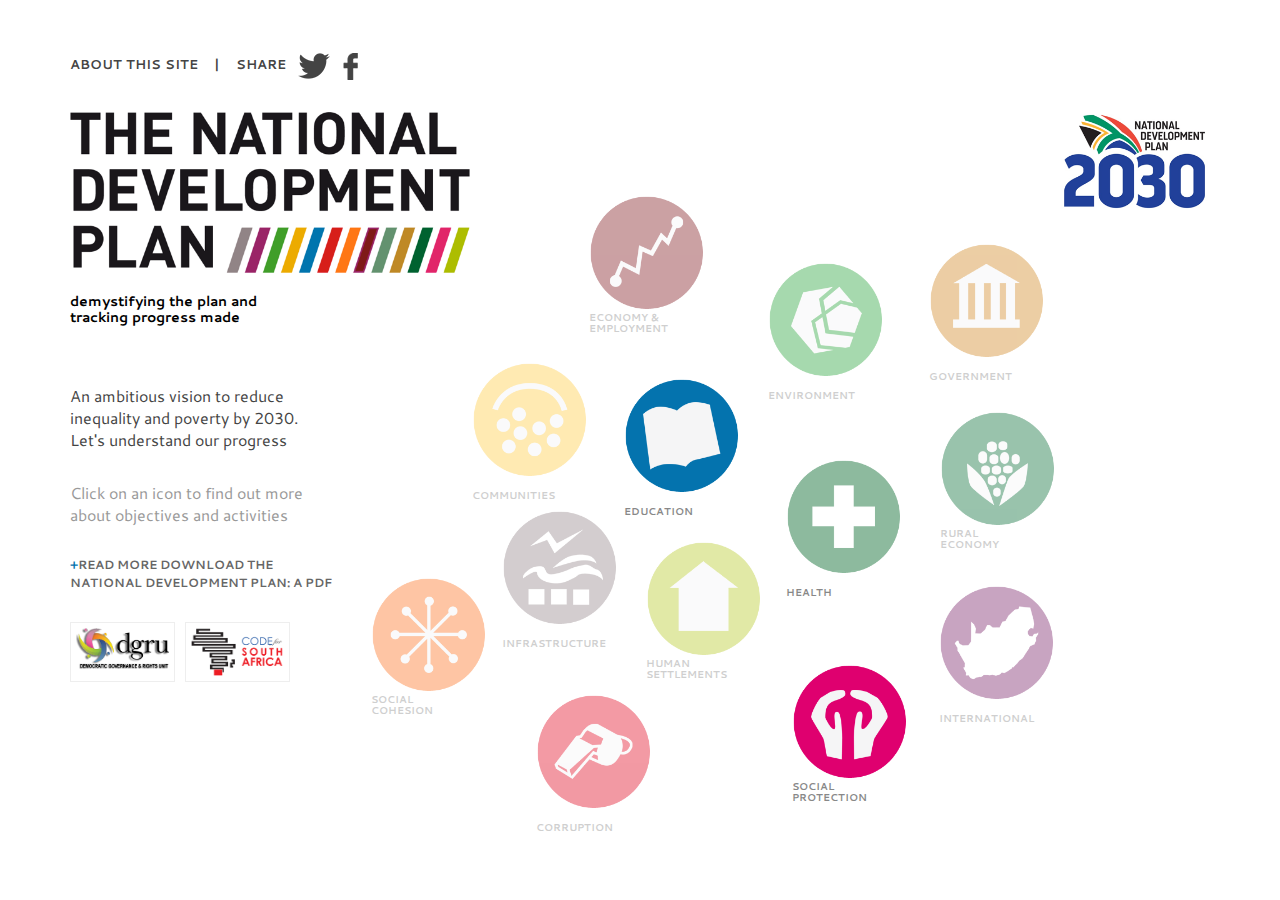
<file: ndp-html/index.html>
<!DOCTYPE html>
<html lang="en">
    <head>
        <meta charset="utf-8">
        <meta http-equiv="X-UA-Compatible" content="IE=edge">
        <meta name="viewport" content="width=device-width, initial-scale=1">
        <title>The National Development Plan</title>
        <link href="inc/bootstrap/css/bootstrap.min.css" rel="stylesheet">
        <link href="inc/animate.css" rel="stylesheet">
        <link href="inc/tipso/tipso.css" rel="stylesheet">
        <link href="inc/ndp.css" rel="stylesheet">
        <link href="inc/sectors.css" rel="stylesheet">
        <!--[if lt IE 9]>
          <script src="https://oss.maxcdn.com/html5shiv/3.7.2/html5shiv.min.js"></script>
          <script src="https://oss.maxcdn.com/respond/1.4.2/respond.min.js"></script>
        <![endif]-->
    </head><!-- END HEADER -->

    <body class="home">
        <div class="container">
            <!-- PAGE HEADER -->
            <header class="home-header">
                <div class="row site-links">
                    <div class="col-md-12">
                        <a href="about.html">ABOUT THIS SITE</a>&nbsp;&nbsp;&nbsp;&nbsp;|&nbsp;&nbsp;&nbsp;&nbsp;SHARE&nbsp;&nbsp;
                        <a href=""><img src="inc/img/twitter.png"/></a>
                        <a href=""><img src="inc/img/facebook.png"/></a>
                    </div>
                </div>
                <div class="row">
                    <div class="col-md-12">
                        <div class="NDP-logo">
                            <a href=""><img src="inc/img/NDP-2030.png"/></a>
                        </div>
                        <div class="logo">
                            <a href=""><img src="inc/img/NDP.png"/></a>
                        </div>
                        <div class="NDP-blurb">demystifying the plan and<br/>tracking progress made</div>
                    </div>
                </div>
            </header>
            <!-- END PAGE HEADER -->
            <div class="row">
                <div class="col-md-3 intro-blurb">
                    <p>An ambitious vision to reduce inequality and poverty by 2030. Let's understand our progress</p>
                    <div class="home-info">Click on an icon to find out more about objectives and activities</div>
                    <div class="PDF-link"><span>+</span><a href="http://www.gov.za/documents/national-development-plan-2030-our-future-make-it-work">READ MORE DOWNLOAD THE NATIONAL DEVELOPMENT PLAN: A PDF</a></div>
                    <div class="logos hidden-sm hidden-xs">
                        <div class="dgru">
                            <a href="http://www.dgru.uct.ac.za/" target="_blank">
                                <img src="inc/img/dgru.png"/>
                            </a>
                        </div>
                        <div class="code-for-sa">
                            <a href="http://www.code4sa.org" target="_blank">
                                <img src="inc/img/code-for-sa.png"/>
                            </a>
                        </div>
                    </div>
                </div>
                <div class="col-md-9 sectors">

                    <div class="sector-bubble">
                        <a href=""><img src="inc/img/sectors/health.png"/></a>
                        <h2><a href="">Health</a></h2>
                        <div class="blurb" style="display: none">
                            <a href="">
                                <h3>HEALTH</h3>
                                <p>Reduce the disease burden to manageable levels.</p>
                                <p>Promote healthy behaviours and lifestyles.</p>
                                <div class="contributor-number">15</div>
                            </a>
                        </div>
                    </div>
                    <div class="sector-bubble disabled">
                        <a href=""><img src="inc/img/sectors/international.png"/></a>
                        <h2><a href="">International</a></h2>
                    </div>
                    <div class="sector-bubble disabled">
                        <a href=""><img src="inc/img/sectors/government.png"/></a>
                        <h2><a href="">Government</a></h2>
                    </div>
                    <div class="sector-bubble disabled">
                        <a href=""><img src="inc/img/sectors/rural-economy.png"/></a>
                        <h2><a href="">Rural<br/>Economy</a></h2>
                    </div>
                    <div class="sector-bubble">
                        <a href="sector-education.html"><img src="inc/img/sectors/education.png"/></a>
                        <h2><a href="sector-education.html">Education</a></h2>
                        <div class="blurb" style="display: none">
                            <a href="sector-education.html">
                                <h3>EDUCATION</h3>
                                <p>Take urgent action throughout the education system.</p>
                                <p>Build national capability for quality early childhood development, basic education and further and higher education.</p>
                                <div class="contributor-number">110</div>
                            </a>
                        </div>
                    </div>
                    <div class="sector-bubble disabled">
                        <a href=""><img src="inc/img/sectors/communities.png"/></a>
                        <h2><a href="">Communities</a></h2>
                    </div>
                    <div class="sector-bubble">
                        <a href=""><img src="inc/img/sectors/social-protection.png"/></a>
                        <h2><a href="">Social<br/>Protection</a></h2>
                        <div class="blurb" style="display: none">
                            <a href="">
                                <h3>SOCIAL PROTECTION</h3>
                                <p>Address poverty induced hunger, malnutrition and micronutrient deficiencies.</p>
                                <p>Create an inclusive social protection system that addresses all areas of vulnerability and is responsive to the needs of those who are most at risk.</p>
                                <div class="contributor-number">12</div>
                            </a>
                        </div>
                    </div>
                    <div class="sector-bubble disabled">
                        <a href=""><img src="inc/img/sectors/social-cohesion.png"/></a>
                        <h2><a href="">Social<br/>Cohesion</a></h2>
                    </div>
                    <div class="sector-bubble disabled">
                        <a href=""><img src="inc/img/sectors/environment.png"/></a>
                        <h2><a href="">Environment</a></h2>
                    </div>
                    <div class="sector-bubble disabled">
                        <a href=""><img src="inc/img/sectors/economy-employment.png"/></a>
                        <h2><a href="">Economy &amp;<br/>Employment</a></h2>
                    </div>
                    <div class="sector-bubble disabled">
                        <a href=""><img src="inc/img/sectors/infrastructure.png"/></a>
                        <h2><a href="">Infrastructure</a></h2>
                    </div>
                    <div class="sector-bubble disabled">
                        <a href=""><img src="inc/img/sectors/corruption.png"/></a>
                        <h2><a href="">Corruption</a></h2>
                    </div>
                    <div class="sector-bubble disabled">
                        <a href=""><img src="inc/img/sectors/human-settlements.png"/></a>
                        <h2><a href="">Human<br/>Settlements</a></h2>
                    </div>
                </div>
            </div>
            <div class="logos row hidden-md hidden-lg">
                <div class="dgru">
                    <a href="http://www.dgru.uct.ac.za/" target="_blank">
                        <img src="inc/img/dgru.png"/>
                    </a>
                </div>
                <div class="code-for-sa">
                    <a href="http://www.code4sa.org" target="_blank">
                        <img src="inc/img/code-for-sa.png"/>
                    </a>
                </div>
            </div>
        </div>
        <!-- START FOOTER -->
        <script src="https://ajax.googleapis.com/ajax/libs/jquery/1.11.3/jquery.min.js"></script>
        <script src="inc/bootstrap/js/bootstrap.min.js"></script>
        <script src="inc/readmore.min.js"></script>
        <script src="inc/tipso/tipso.min.js"></script>
        <script src="inc/ndp.js"></script>
    </body>
</html>
</file>
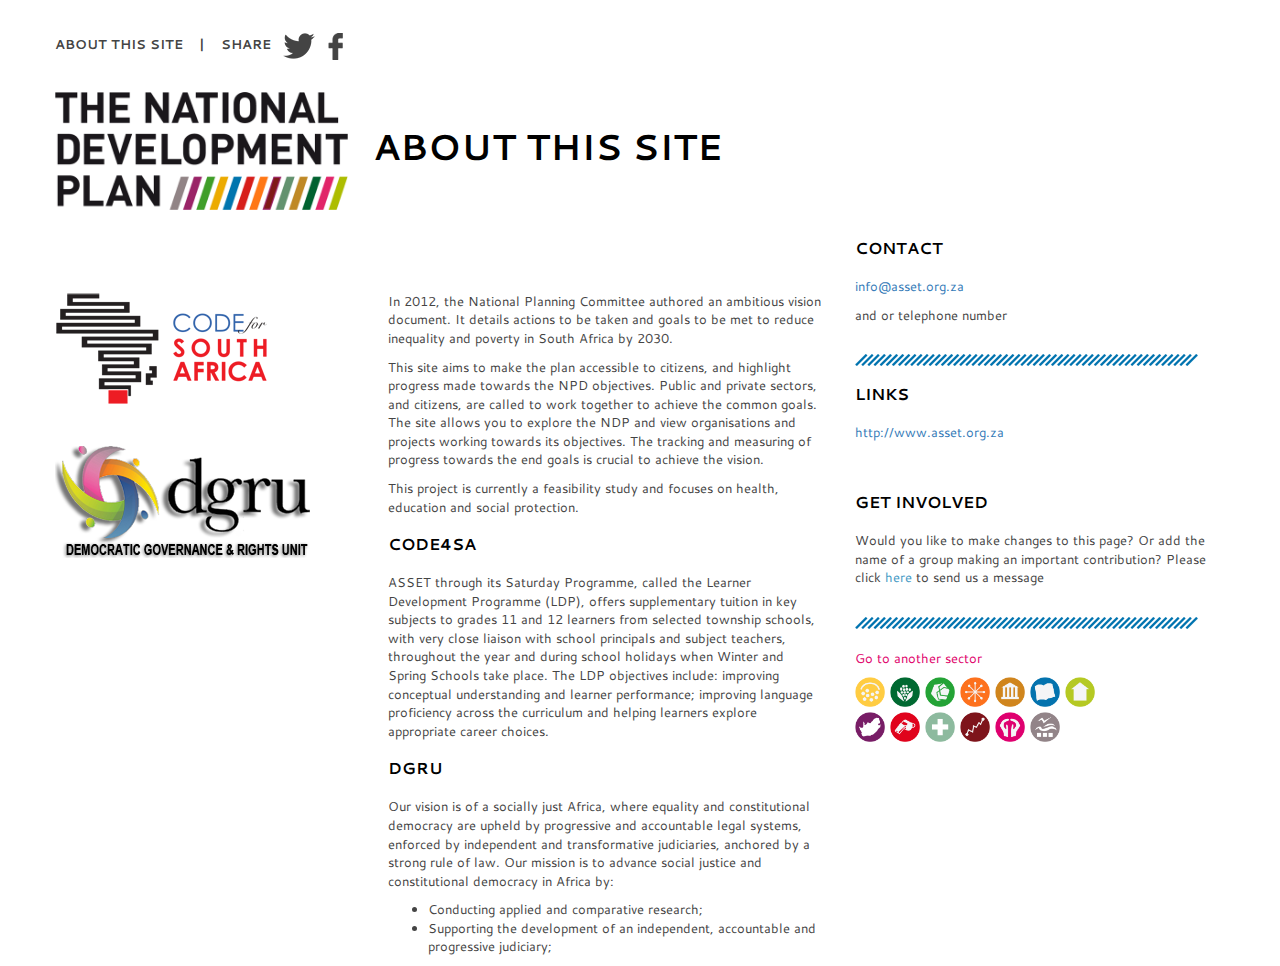
<file: ndp-html/about.html>
<!DOCTYPE html>
<html lang="en">
    <head>
        <meta charset="utf-8">
        <meta http-equiv="X-UA-Compatible" content="IE=edge">
        <meta name="viewport" content="width=device-width, initial-scale=1">
        <title>The National Development Plan | About This Site</title>
        <link href="inc/bootstrap/css/bootstrap.min.css" rel="stylesheet">
        <link href="inc/animate.css" rel="stylesheet">
        <link href="inc/tipso/tipso.css" rel="stylesheet">
        <link href="inc/ndp.css" rel="stylesheet">
        <link href="inc/sectors.css" rel="stylesheet">
        <!--[if lt IE 9]>
          <script src="https://oss.maxcdn.com/html5shiv/3.7.2/html5shiv.min.js"></script>
          <script src="https://oss.maxcdn.com/respond/1.4.2/respond.min.js"></script>
        <![endif]-->
    </head><!-- END HEADER -->
    <body class="about">
        <div class="container about-page">
            <!-- PAGE HEADER -->
            <div class="row about-header">
                <div class="row site-links">
                    <div class="col-md-12">
                        <a href="about.html">ABOUT THIS SITE</a>&nbsp;&nbsp;&nbsp;&nbsp;|&nbsp;&nbsp;&nbsp;&nbsp;SHARE&nbsp;&nbsp;
                        <a href="" target="_blank"><img src="inc/img/twitter.png"/></a>
                        <a href="" target="_blank"><img src="inc/img/facebook.png"/></a>
                    </div>
                </div>
                <div class="col-md-3">
                    <div class="row">
                        <a href="index.php"><img class="logo" src="inc/img/NDP.png"/></a>
                    </div>
                </div>
                <div class="col-md-9">
                    <div class="row">
                        <div class="col-md-12">
                            <h1>ABOUT THIS SITE</h1>
                        </div>
                    </div>
                </div>
            </div>
            <!-- END PAGE HEADER -->
            <div class="row">
                <div class="col-md-8">
                    <div class="row">
                        <div class="col-md-5" id="swap1">
                            <hr class="sep hidden-sm hidden-xs"/>
                            <div class="code-for-sa">
                                <a href="http://www.code4sa.org" target="_blank">
                                    <img src="inc/img/code-for-sa.png"/>
                                </a>
                            </div>
                            <div class="dgru">
                                <a href="http://www.dgru.uct.ac.za/" target="_blank">
                                    <img src="inc/img/dgru.png"/>
                                </a>
                            </div>
                        </div>
                        <div class="col-md-7 about-text" id="swap2">
                            <hr class="sep hidden-sm hidden-xs"/>
                            <hr class="hidden-md hidden-lg" />
                            <p>In 2012, the National Planning Committee authored an ambitious vision document. It details actions to be taken and goals to be met to reduce inequality and poverty in South Africa by 2030.</p>
                            <p>This site aims to make the plan accessible to citizens, and highlight progress made towards the NPD objectives. Public and private sectors, and citizens, are called to work together to achieve the common goals. The site allows you to explore the NDP and view organisations and projects working towards its objectives. The tracking and measuring of progress towards the end goals is crucial to achieve the vision.</p>
                            <p>This project is currently a feasibility study and focuses on health, education and social protection.</p>

                            <h2>CODE4SA</h2>
                            <p>ASSET through its Saturday Programme, called the Learner Development Programme (LDP), offers supplementary tuition in key subjects to grades 11 and 12 learners from selected township schools, with very close liaison with school principals and subject teachers, throughout the year and during school holidays when Winter and Spring Schools take place. The LDP objectives include: improving conceptual understanding and learner performance; improving language proficiency across the curriculum and helping learners explore appropriate career choices.</p>

                            <h2>DGRU</h2>
                            <p>Our vision is of a socially just Africa, where equality and constitutional democracy are upheld by progressive and accountable legal systems, enforced by independent and transformative judiciaries, anchored by a strong rule of law. Our mission is to advance social justice and constitutional democracy in Africa by:</p>
                            <ul>
                                <li>Conducting applied and comparative research;</li>
                                <li>Supporting the development of an independent, accountable and progressive judiciary;</li>
                            </ul>
                        </div>
                    </div>
                </div>
                <div class="col-md-4">
                    <div class="row">
                        <div class="col-md-12">
                            <hr class="hidden-md hidden-lg" />
                            <h2>CONTACT</h2>
                            <p><a href="mailto:info@asset.org.za">info@asset.org.za</a></p>
                            <p>and or telephone number</p>
                        </div>
                    </div>
                    <div class="row">
                        <div class="col-md-12">
                            <hr/>
                            <h2>LINKS</h2>
                            <a href="http://www.asset.org.za" target="_blank">http://www.asset.org.za</a>
                        </div>
                    </div>
                    <div class="row">
                        <div class="col-md-12 get-involved">
                            <hr class="sep hidden-sm hidden-xs"/>
                            <hr class="hidden-md hidden-lg" />
                            <h2>GET INVOLVED</h2>
                            <p>Would you like  to make changes to this page? Or add the name of a group making an important contribution? Please click <a href="">here</a> to send us a message</p>
                        </div>
                    </div>
                    <div class="row">
                        <div class="col-md-12">
                            <hr/>
                            <div class="info">Go to another sector</div>
                            <div class="sector-links">
                                <ul>
                                    <li><a href=""><div class="blurb" style="display: none">Health</div><img src="inc/img/sectors/health.png"/></a></li>
                                    <li><a href="#"><div class="blurb" style="display: none">International</div><img src="inc/img/sectors/international.png"/></a></li>
                                    <li><a href="#"><div class="blurb" style="display: none">Government</div><img src="inc/img/sectors/government.png"/></a></li>
                                    <li><a href="#"><div class="blurb" style="display: none">Rural Economy</div><img src="inc/img/sectors/rural-economy.png"/></a></li>
                                    <li><a href="sector-education.html"><div class="blurb" style="display: none">Education</div><img src="inc/img/sectors/education.png"/></a></li>
                                    <li><a href="#"><div class="blurb" style="display: none">Communities</div><img src="inc/img/sectors/communities.png"/></a></li>
                                    <li><a href=""><div class="blurb" style="display: none">Social Protection</div><img src="inc/img/sectors/social-protection.png"/></a></li>
                                    <li><a href="#"><div class="blurb" style="display: none">Social Cohesion</div><img src="inc/img/sectors/social-cohesion.png"/></a></li>
                                    <li><a href="#"><div class="blurb" style="display: none">Environment</div><img src="inc/img/sectors/environment.png"/></a></li>
                                    <li><a href="#"><div class="blurb" style="display: none">Infrastructure</div><img src="inc/img/sectors/infrastructure.png"/></a></li>
                                    <li><a href="#"><div class="blurb" style="display: none">Corruption</div><img src="inc/img/sectors/corruption.png"/></a></li>
                                    <li><a href="#"><div class="blurb" style="display: none">Economy &amp; Employment</div><img src="inc/img/sectors/economy-employment.png"/></a></li>
                                    <li><a href="#"><div class="blurb" style="display: none">Human Settlements</div><img src="inc/img/sectors/human-settlements.png"/></a></li>
                                </ul>
                            </div>
                        </div>
                    </div>
                </div>
            </div>
        </div>
        <!-- START FOOTER -->
        <script src="https://ajax.googleapis.com/ajax/libs/jquery/1.11.3/jquery.min.js"></script>
        <script src="inc/bootstrap/js/bootstrap.min.js"></script>
        <script src="inc/readmore.min.js"></script>
        <script src="inc/tipso/tipso.min.js"></script>
        <script src="inc/ndp.js"></script>
    </body>
</html>
</file>
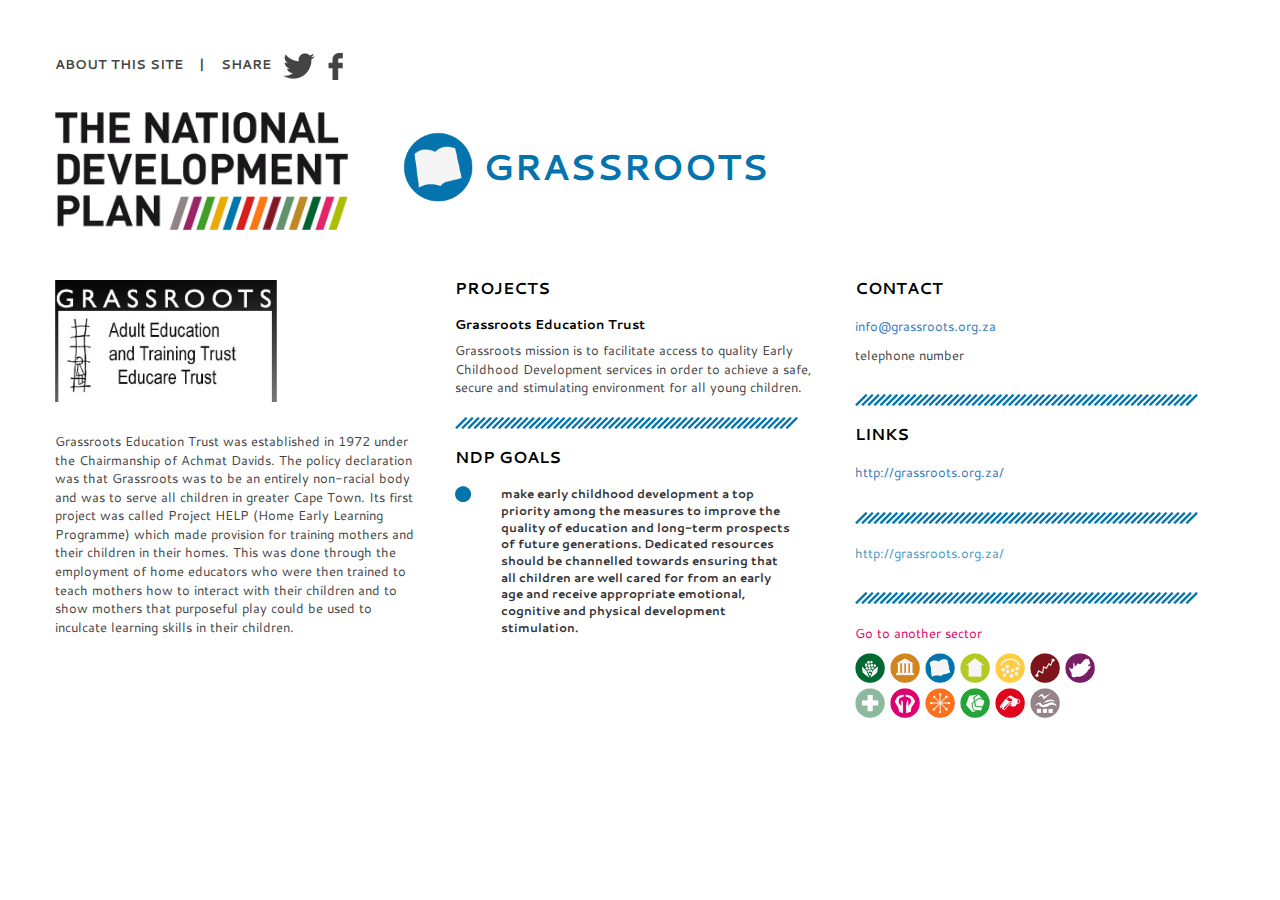
<file: ndp-html/contributor-grassroots.html>
<!DOCTYPE html>
<html lang="en">
    <head>
        <meta charset="utf-8">
        <meta http-equiv="X-UA-Compatible" content="IE=edge">
        <meta name="viewport" content="width=device-width, initial-scale=1">
        <title>The National Development Plan | Education | Grassroots</title>
        <link href="inc/bootstrap/css/bootstrap.min.css" rel="stylesheet">
        <link href="inc/animate.css" rel="stylesheet">
        <link href="inc/tipso/tipso.css" rel="stylesheet">
        <link href="inc/ndp.css" rel="stylesheet">
        <link href="inc/sectors.css" rel="stylesheet">
        <!--[if lt IE 9]>
          <script src="https://oss.maxcdn.com/html5shiv/3.7.2/html5shiv.min.js"></script>
          <script src="https://oss.maxcdn.com/respond/1.4.2/respond.min.js"></script>
        <![endif]-->
    </head><!-- END HEADER -->
    <body class="education">
        <div class="container contributor-page">
            <!-- PAGE HEADER -->
            <header class="row contributor-header">
                <div class="row site-links">
                    <div class="col-md-12">
                        <a href="about.php">ABOUT THIS SITE</a>&nbsp;&nbsp;&nbsp;&nbsp;|&nbsp;&nbsp;&nbsp;&nbsp;SHARE&nbsp;&nbsp;
                        <a href=""><img src="inc/img/twitter.png"/></a>
                        <a href=""><img src="inc/img/facebook.png"/></a>
                    </div>
                </div>
                <div class="col-md-3">
                    <div class="row">
                        <a href="index.php"><img class="logo" src="inc/img/NDP.png"/></a>
                    </div>
                </div>
                <div class="col-md-9">
                    <div class="row">
                        <div class="col-md-12">
                            <a href="sector-education.html">
                                <img class="sector-bubble" src="inc/img/sectors/education.png"/>
                            </a>
                            <h1>Grassroots</h1>
                        </div>
                    </div>
                </div>
            </header>
            <!-- END PAGE HEADER -->
            <div class="row">
                <div class="col-md-8">
                    <div class="row">
                        <div class="col-md-6">
                            <div class="contributor-logo">
                                <a href=""><img src="organisations/grassroots.jpg"/></a>
                            </div>
                            <p>Grassroots Education Trust was established in 1972 under the Chairmanship of Achmat Davids. The policy declaration was that Grassroots was to be an entirely non-racial body and was to serve all children in greater Cape Town. Its first project was called Project HELP (Home Early Learning Programme) which made provision for training mothers and their children in their homes. This was done through the employment of home educators who were then trained to teach mothers how to interact with their children and to show mothers that purposeful play could be used to inculcate learning skills in their children.</p>
                        </div>
                        <div class="col-md-6">
                            <hr class="hidden-md hidden-lg" />
                            <div class="projects">
                                <h2>PROJECTS</h2>
                                <h3>Grassroots Education Trust</h3>
                                <p>Grassroots mission is to facilitate access to quality Early Childhood Development services in order to achieve a safe, secure and stimulating environment for all young children.</p>
                            </div>
                            <hr/>
                            <div class="goals">
                                <h2>NDP GOALS</h2>
                                <ul>
                                    <li>make early childhood development a top priority among the measures to improve the quality of education and long-term prospects of future generations. Dedicated resources should be channelled towards ensuring that all children are well cared for from an early age and receive appropriate emotional, cognitive and physical development stimulation.</li>
                                </ul>
                            </div>
                        </div>
                    </div>
                </div>
                <div class="col-md-4">
                    <div class="row">
                        <div class="col-md-12 contact">
                            <hr class="hidden-md hidden-lg" />
                            <h2>CONTACT</h2>
                            <p><a href="mailto:info@grassroots.org.za">info@grassroots.org.za</a></p>
                            <p>telephone number</p>
                        </div>
                    </div>
                    <div class="row links">
                        <div class="col-md-12 contact">
                            <hr/>
                            <h2>LINKS</h2>
                            <p><a href="http://grassroots.org.za/">http://grassroots.org.za/</a></p>
                        </div>
                    </div>
                    <div class="row">
                        <div class="col-md-12 get-involved">
                            <hr/>
                            <p><a href="http://grassroots.org.za/">http://grassroots.org.za/</a></p>
                        </div>
                    </div>
                    <div class="row">
                        <div class="col-md-12">
                            <hr/>
                            <div class="info">Go to another sector</div>
                            <div class="sector-links">
                                <ul>
                                    <li><a href="sector.php?page=health"><div class="blurb" style="display: none">Health</div><img src="inc/img/sectors/health.png"/></a></li>
                                    <li><a href="#"><div class="blurb" style="display: none">International</div><img src="inc/img/sectors/international.png"/></a></li>
                                    <li><a href="#"><div class="blurb" style="display: none">Government</div><img src="inc/img/sectors/government.png"/></a></li>
                                    <li><a href="#"><div class="blurb" style="display: none">Rural Economy</div><img src="inc/img/sectors/rural-economy.png"/></a></li>
                                    <li><a href="sector.php?page=education"><div class="blurb" style="display: none">Education</div><img src="inc/img/sectors/education.png"/></a></li>
                                    <li><a href="#"><div class="blurb" style="display: none">Communities</div><img src="inc/img/sectors/communities.png"/></a></li>
                                    <li><a href="sector.php?page=social-protection"><div class="blurb" style="display: none">Social Protection</div><img src="inc/img/sectors/social-protection.png"/></a></li>
                                    <li><a href="#"><div class="blurb" style="display: none">Social Cohesion</div><img src="inc/img/sectors/social-cohesion.png"/></a></li>
                                    <li><a href="#"><div class="blurb" style="display: none">Environment</div><img src="inc/img/sectors/environment.png"/></a></li>
                                    <li><a href="#"><div class="blurb" style="display: none">Infrastructure</div><img src="inc/img/sectors/infrastructure.png"/></a></li>
                                    <li><a href="#"><div class="blurb" style="display: none">Corruption</div><img src="inc/img/sectors/corruption.png"/></a></li>
                                    <li><a href="#"><div class="blurb" style="display: none">Economy &amp; Employment</div><img src="inc/img/sectors/economy-employment.png"/></a></li>
                                    <li><a href="#"><div class="blurb" style="display: none">Human Settlements</div><img src="inc/img/sectors/human-settlements.png"/></a></li>
                                </ul>
                            </div>
                        </div>
                    </div>
                </div>
            </div>
        </div>
        <!-- START FOOTER -->
        <script src="https://ajax.googleapis.com/ajax/libs/jquery/1.11.3/jquery.min.js"></script>
        <script src="inc/bootstrap/js/bootstrap.min.js"></script>
        <script src="inc/readmore.min.js"></script>
        <script src="inc/tipso/tipso.min.js"></script>
        <script src="inc/ndp.js"></script>
    </body>
</html>
</file>
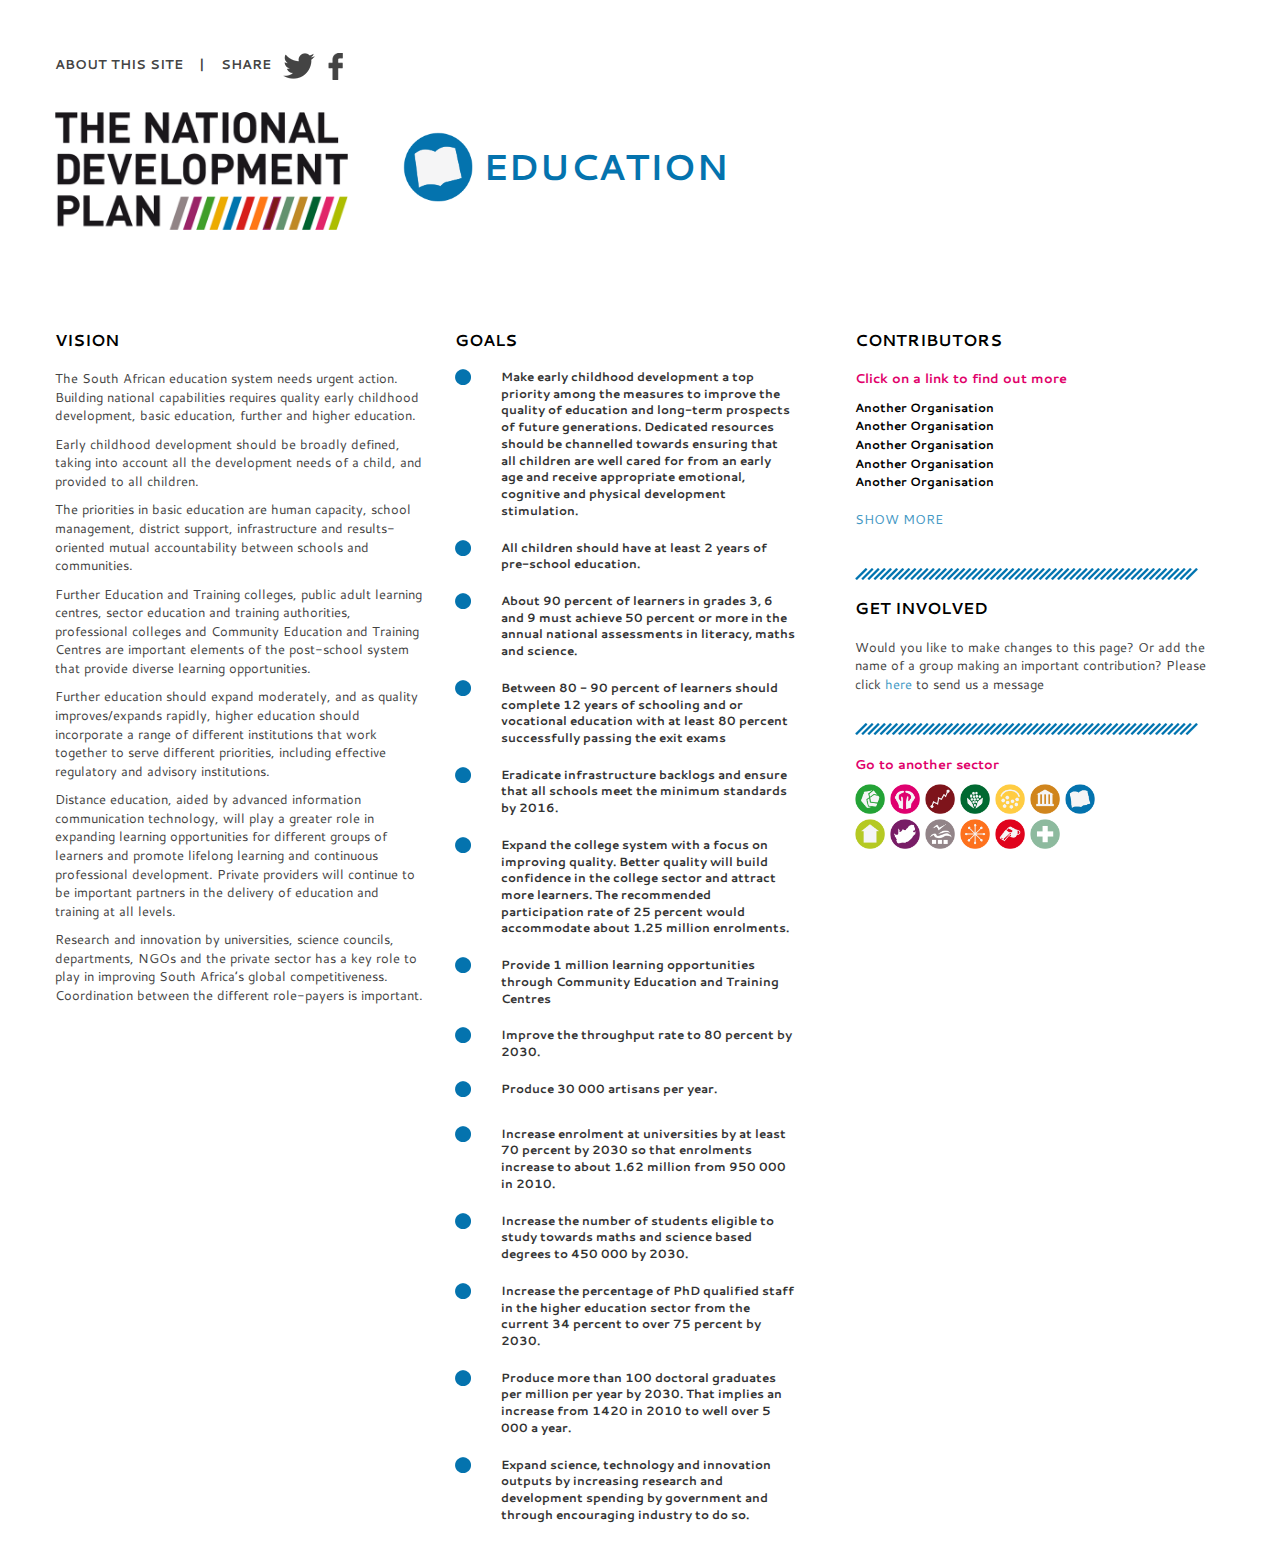
<file: ndp-html/sector-education.html>
<!DOCTYPE html>
<html lang="en">
    <head>
        <meta charset="utf-8">
        <meta http-equiv="X-UA-Compatible" content="IE=edge">
        <meta name="viewport" content="width=device-width, initial-scale=1">
        <title>The National Development Plan | Education</title>
        <link href="inc/bootstrap/css/bootstrap.min.css" rel="stylesheet">
        <link href="inc/animate.css" rel="stylesheet">
        <link href="inc/tipso/tipso.css" rel="stylesheet">
        <link href="inc/ndp.css" rel="stylesheet">
        <link href="inc/sectors.css" rel="stylesheet">
        <!--[if lt IE 9]>
          <script src="https://oss.maxcdn.com/html5shiv/3.7.2/html5shiv.min.js"></script>
          <script src="https://oss.maxcdn.com/respond/1.4.2/respond.min.js"></script>
        <![endif]-->
    </head><!-- END HEADER -->
    <body class="education">
        <div class="container sector-page">
            <!-- PAGE HEADER -->
            <header class="row sector-header">
                <div class="row site-links">
                    <div class="col-md-12">
                        <a href="about.php">ABOUT THIS SITE</a>&nbsp;&nbsp;&nbsp;&nbsp;|&nbsp;&nbsp;&nbsp;&nbsp;SHARE&nbsp;&nbsp;
                        <a href=""><img src="inc/img/twitter.png"/></a>
                        <a href=""><img src="inc/img/facebook.png"/></a>
                    </div>
                </div>
                <div class="col-md-3">
                    <div class="row">
                        <a href="index.php"><img class="logo" src="inc/img/NDP.png"/></a>
                    </div>
                </div>

                <div class="col-md-9">
                    <div class="row">
                        <div class="col-md-12">
                            <img class="sector-bubble" src="inc/img/sectors/education.png"/>
                            <h1>EDUCATION</h1>
                        </div>
                    </div>
                </div>
            </header>
            <!-- END PAGE HEADER -->
            <div class="row">
                <div class="col-md-8">
                    <div class="row">
                        <div class="col-md-6">
                            <hr class="sep hidden-sm hidden-xs"/>
                            <div class="vision">
                                <h2>VISION</h2>
                                <p>The South African education system needs urgent action. Building national capabilities requires quality early childhood development, basic education, further and higher education.</p>
                                <p>Early childhood development should be broadly defined, taking into account all the development needs of a child, and provided to all children.</p>
                                <p>The priorities in basic education are human capacity, school management, district support, infrastructure and results-oriented mutual accountability between schools and communities.</p>
                                <p>Further Education and Training colleges, public adult learning centres, sector education and training authorities, professional colleges and Community Education and Training Centres are important elements of the post-school system that provide diverse learning opportunities.</p>
                                <p>Further education should expand moderately, and as quality improves/expands rapidly, higher education should incorporate a range of different institutions that work together to serve different priorities, including effective regulatory and advisory institutions.</p>
                                <p>Distance education, aided by advanced information communication technology, will play a greater role in expanding learning opportunities for different groups of learners and promote lifelong learning and continuous professional development. Private providers will continue to be important partners in the delivery of education and training at all levels.</p>
                                <p>Research and innovation by universities, science councils, departments, NGOs and the private sector has a key role to play in improving South Africa’s global competitiveness. Coordination between the different role-payers is important.</p>
                            </div>
                        </div>
                        <div class="col-md-6">
                            <hr class="sep hidden-sm hidden-xs"/>
                            <hr class="hidden-md hidden-lg" />
                            <div class="goals">
                                <h2>GOALS</h2>
                                <ul>
                                    <li>Make early childhood development a top priority among the measures to improve the quality of education and long-term prospects of future generations. Dedicated resources should be channelled towards ensuring that all children are well cared for from an early age and receive appropriate emotional, cognitive and physical development stimulation.</li>
                                    <li>All children should have at least 2 years of pre-school education.</li>
                                    <li>About 90 percent of learners in grades 3, 6 and 9 must achieve 50 percent or more in the annual national assessments in literacy, maths and science.</li>
                                    <li>Between 80 - 90 percent of learners should complete 12 years of schooling and or vocational education with at least 80 percent successfully passing the exit exams</li>
                                    <li>Eradicate infrastructure backlogs and ensure that all schools meet the minimum standards by 2016.</li>
                                    <li>Expand the college system with a focus on improving quality. Better quality will build confidence in the college sector and attract more learners. The recommended participation rate of 25 percent would accommodate about 1.25 million enrolments.</li>
                                    <li>Provide 1 million learning opportunities through Community Education and Training Centres</li>
                                    <li>Improve the throughput rate to 80 percent by 2030.</li>
                                    <li>Produce 30 000 artisans per year.</li>
                                    <li>Increase enrolment at universities by at least 70 percent by 2030 so that enrolments increase to about 1.62 million from 950 000 in 2010.</li>
                                    <li>Increase the number of students eligible to study towards maths and science based degrees to 450 000 by 2030.</li>
                                    <li>Increase the percentage of PhD qualified staff in the higher education sector from the current 34 percent to over 75 percent by 2030.</li>
                                    <li>Produce more than 100 doctoral graduates per million per year by 2030. That implies an increase from 1420 in 2010 to well over 5 000 a year.</li>
                                    <li>Expand science, technology and innovation outputs by increasing research and development spending by government and through encouraging industry to do so.</li>
                                </ul>
                            </div>
                        </div>
                    </div>
                </div>
                <div class="col-md-4">
                    <div class="row">
                        <div class="col-md-12">
                            <div class="contributors">
                                <hr class="sep hidden-sm hidden-xs"/>
                                <hr class="hidden-md hidden-lg" />
                                <h2>CONTRIBUTORS</h2>
                                <div class="info">Click on a link to find out more</div>
                                <ul>
                                    <?php include 'content/sector-contributors.php'; ?>
                                    <li><a href="#">Another Organisation</a></li>
                                    <li><a href="#">Another Organisation</a></li>
                                    <li><a href="#">Another Organisation</a></li>
                                    <li><a href="#">Another Organisation</a></li>
                                    <li><a href="#">Another Organisation</a></li>
                                    <li><a href="#">Another Organisation</a></li>
                                    <li><a href="#">Another Organisation</a></li>
                                    <li><a href="#">Another Organisation</a></li>
                                    <li><a href="#">Another Organisation</a></li>
                                    <li><a href="#">Another Organisation</a></li>
                                </ul>
                            </div>
                        </div>
                    </div>
                    <div class="row">
                        <div class="col-md-12 get-involved">
                            <hr/>
                            <h2>GET INVOLVED</h2>
                            <p>Would you like  to make changes to this page? Or add the name of a group making an important contribution? Please click <a href="">here</a> to send us a message</p>
                        </div>
                    </div>
                    <div class="row">
                        <div class="col-md-12">
                            <hr/>
                            <div class="info">Go to another sector</div>
                            <div class="sector-links">
                                <ul>
                                    <li><a href=""><div class="blurb" style="display: none">Health</div><img src="inc/img/sectors/health.png"/></a></li>
                                    <li><a href="#"><div class="blurb" style="display: none">International</div><img src="inc/img/sectors/international.png"/></a></li>
                                    <li><a href="#"><div class="blurb" style="display: none">Government</div><img src="inc/img/sectors/government.png"/></a></li>
                                    <li><a href="#"><div class="blurb" style="display: none">Rural Economy</div><img src="inc/img/sectors/rural-economy.png"/></a></li>
                                    <li><a href="sector-education.html"><div class="blurb" style="display: none">Education</div><img src="inc/img/sectors/education.png"/></a></li>
                                    <li><a href="#"><div class="blurb" style="display: none">Communities</div><img src="inc/img/sectors/communities.png"/></a></li>
                                    <li><a href=""><div class="blurb" style="display: none">Social Protection</div><img src="inc/img/sectors/social-protection.png"/></a></li>
                                    <li><a href="#"><div class="blurb" style="display: none">Social Cohesion</div><img src="inc/img/sectors/social-cohesion.png"/></a></li>
                                    <li><a href="#"><div class="blurb" style="display: none">Environment</div><img src="inc/img/sectors/environment.png"/></a></li>
                                    <li><a href="#"><div class="blurb" style="display: none">Infrastructure</div><img src="inc/img/sectors/infrastructure.png"/></a></li>
                                    <li><a href="#"><div class="blurb" style="display: none">Corruption</div><img src="inc/img/sectors/corruption.png"/></a></li>
                                    <li><a href="#"><div class="blurb" style="display: none">Economy &amp; Employment</div><img src="inc/img/sectors/economy-employment.png"/></a></li>
                                    <li><a href="#"><div class="blurb" style="display: none">Human Settlements</div><img src="inc/img/sectors/human-settlements.png"/></a></li>
                                </ul>
                            </div>
                        </div>
                    </div>
                </div>

            </div>
        </div>
        <!-- START FOOTER -->
        <script src="https://ajax.googleapis.com/ajax/libs/jquery/1.11.3/jquery.min.js"></script>
        <script src="inc/bootstrap/js/bootstrap.min.js"></script>
        <script src="inc/readmore.min.js"></script>
        <script src="inc/tipso/tipso.min.js"></script>
        <script src="inc/ndp.js"></script>
    </body>
</html>
</file>
<file: ndp-html/inc/tipso/tipso.css>
/* Tipso Bubble Styles */
.tipso_bubble, .tipso_bubble > .tipso_arrow{
	-webkit-box-sizing: border-box;
	-moz-box-sizing:    border-box;
	box-sizing:         border-box;
}
.tipso_bubble {
    position: absolute;
	text-align: center;
	border-radius: 6px;
	z-index: 9999;
}
.tipso_style{
	cursor: help;
	/*border-bottom: 1px dotted;*/
}
.tipso_title {
	border-radius: 6px 6px 0 0;
}
.tipso_content {
  	word-wrap: break-word;
	padding: 0.5em;
}

/* Tipso Bubble size classes - Similar to Foundation's syntax*/
.tipso_bubble.tiny {
	font-size: 0.6rem;
}
.tipso_bubble.small {
	font-size: 0.8rem;
}
.tipso_bubble.default {
	font-size: 1rem;
}
.tipso_bubble.large {
	font-size: 1.2rem;
	width: 100%;
}

/* Tipso Bubble Div */
.tipso_bubble > .tipso_arrow{
	position: absolute;
	width: 0; height: 0;
	border: 8px solid;
	pointer-events: none;
}
.tipso_bubble.top > .tipso_arrow {
	border-top-color: #000;
	border-right-color: transparent;
	border-left-color: transparent;
	border-bottom-color: transparent;
	top: 100%;
	left: 50%;
	margin-left: -8px;
}
.tipso_bubble.bottom > .tipso_arrow {
	border-bottom-color: #000;
	border-right-color: transparent;
	border-left-color: transparent;
	border-top-color: transparent;
	bottom: 100%;
	left: 50%;
	margin-left: -8px;
}
.tipso_bubble.left > .tipso_arrow {
	border-left-color: #000;
	border-top-color: transparent;
	border-bottom-color: transparent;
	border-right-color: transparent;
	top: 50%;
	left: 100%;
	margin-top: -8px;
}
.tipso_bubble.right > .tipso_arrow {
	border-right-color: #000;
	border-top-color: transparent;
	border-bottom-color: transparent;
	border-left-color: transparent;
	top: 50%;
	right: 100%;
	margin-top: -8px;
}

.tipso_bubble .top_right_corner, 
.tipso_bubble.top_right_corner {
	border-bottom-left-radius: 0;
}

.tipso_bubble .bottom_right_corner, 
.tipso_bubble.bottom_right_corner  {
	border-top-left-radius: 0;
}

.tipso_bubble .top_left_corner, 
.tipso_bubble.top_left_corner {
	border-bottom-right-radius: 0;
}

.tipso_bubble .bottom_left_corner, 
.tipso_bubble.bottom_left_corner  {
	border-top-right-radius: 0;
}
</file>
<file: ndp-html/inc/ndp.css>
@import url(https://fonts.googleapis.com/css?family=Cantarell:400,700,700italic,400italic);

body {
    font-family: "Cantarell", sans-serif;
    font-size: 1.3em;
    color: #444;
}


/*** HEADER ***/

header {
    padding: 20px 0;
}

/*** HOME HEADER ***/

.home-header {}

.logo {
    width: 400px;
    float: left;
    margin: 0 0 20px 0;
}

.NDP-blurb {
    font-size: 1.1em;
    line-height: 1.1em;
    font-weight: bold;
    color: #000;
    clear: both;
}

.NDP-logo {
    float: right;
    width: 150px;
}

.intro-blurb {
    margin: 40px 0;
    font-size: 1.2em;
}

.logos {
    margin: 30px 0;
}

.dgru, .code-for-sa {
    width: 40%;
    float: left;
    margin: 0 10px 0 0;
    border: 1px solid #eee;
    height: 60px;
    padding: 5px;
}

.about-page .dgru, .about-page .code-for-sa {
    clear: both;
    float: none;
    width: 100%;
    margin: 0 0 40px 0;
    height: auto;
    padding: 0;
    border: 0;
}


/*** SECTORS ***/

.PDF-link {
    margin: 30px 0 20px 0;
    font-weight: 700;
    font-size: 0.8em;
}

.PDF-link a {
    color: #666;
}

.PDF-link span {
    color: #0473AE;
}

.home-info {
    color: #999;
    font-family: "Cantarell", sans-serif;
    margin: 30px 0 20px 0;
}

.sectors {
    position: relative;
}

.sector-bubble {
    width: 115px;
    height: 115px;
    position: absolute;
}

.sector-bubble a {
    display: block;
    width: 100%;
    height: 100%;
}

.sector-bubble h2 {
    font-size: 0.8em;
    position: absolute;
    bottom: -35px;
    text-transform: uppercase;
}

.sector-bubble h2 a {
    color: #888;
    font-weight: 700;
}

.sector-bubble h2 a:hover {
    text-decoration: none;
}

/*** TOOLTIPS ***/

.tipso_bubble .blurb {
    background: #fae9bd;
    font-size: 1em;
    line-height: 1em;
    padding: 10px;
}

.tipso_bubble .contributor-number {
    position: absolute;
    right: 5px;
    bottom: 5px;
    font-size:0.8em;
    font-weight: 700;
}

.tipso_bubble a {
    color: #000;
}

.tipso_bubble .tipso_content {
    text-align: left;
}

.tipso_bubble .tipso_content h3 {
    font-size: 1em;
    font-weight: 700;
    margin: 0 0 10px 0;
}


/*** SECTOR ANIMATION ***/

@keyframes pulse {
    50% {
        transform: scale(1.1, 1.1);
        -moz-transform: scale(1.1, 1.1);
        -ms-transform: scale(1.1, 1.1);
        -webkit-transform: scale(1.1, 1.1);
        -o-transform: scale(1.1, 1.1);
    }
}

.pulse {
    animation: pulse 4s infinite ease-in-out; 
}


.sectorPos1 {left: 241px; top: -150px;}
.sectorPos2 {left: 420px; top: -83px;}
.sectorPos3 {left: 581px; top: -102px;}
.sectorPos4 {left: 124px; top: 17px;}
.sectorPos5 {left: 276px; top: 33px;}
.sectorPos6 {left: 438px; top: 114px;}
.sectorPos7 {left: 592px; top: 66px;}
.sectorPos8 {left: 154px; top: 165px;}
.sectorPos9 {left: 298px; top: 196px;}
.sectorPos10 {left: 23px; top: 232px;}
.sectorPos11 {left: 188px; top: 349px;}
.sectorPos12 {left: 444px; top: 319px;}
.sectorPos13 {left: 591px; top: 240px;}

.disabled {
    opacity: 0.4;
}


/*** HEADERS ***/

.sector-page, .contributor-page, .about-page {
    padding: 0;
}

.sector-header, .contributor-header, .about-header {
    width: 100%;
    margin: 0 0 10px 0;
}

.sector-header h1, .contributor-header h1, .about-header h1 {
    text-transform: uppercase;
    float: left;
    position: relative;
    margin: 35px 0 0 10px;
}

.sector-header .sector-bubble, .contributor-header .sector-bubble {
    width: 70px;
    height: 70px;
    float: left;
    margin: 20px 0 0 40px;
    position: inherit;
}

/*** SECTOR LINKS ***/

.sector-page .sector-links ul, .contributor-page .sector-links ul, .about-page .sector-links ul  {
    list-style: none;
    margin: 10px 0;
    padding: 0 100px 0 0;
}

.sector-links ul li {
    width: 30px;
    height: 30px;
    float: left; 
    margin: 0 5px 5px 0;
    border-radius: 50%;

}

.sector-page h2, .contributor-page h2, .about-page h2 {
    font-size: 1.2em;
    font-weight: 700;
    font-family: "Cantarell", sans-serif;
    color: #000;
    margin: 0 0 20px 0;
}

.contributor-page h3 {
    font-size: 1em;
    font-weight: 700;
    color: #000;
}

.contributor-page .goals {
    margin: 20px 0;
}

.sector-page .goals ul, .contributor-page ul {
    list-style-type: none;
    padding: 0px;
    margin: 0px;
}

.sector-page .goals ul li, .contributor-page .goals ul li {
    padding-left: 46px;
    padding-right: 30px;
    margin: 0 0 20px 0;
    color: #333;
    font-weight: 700;
    font-size: 0.9em;
    min-height: 25px;
}

.sector-page .info {
    font-weight: 700;
    margin: 10px 0;
}

.sector-page .contributors ul {
    list-style-type: none;
    padding: 0px;
    margin: 0px;
}

.sector-page .contributors ul li a {
    color: #000;
    font-weight: 700;
    font-size: 0.9em
}

.sector-page .contributors ul li a:hover {
    text-decoration: underline;
}

.get-involved a {
    color: #4498C4;
}

h1 {
    margin: 0 0 20px 0;
    font-weight: bold;
    color: #000;
}

.contributor-logo {
    width: 60%;
}

.contributor-logo img {
    width: 100%;
}

.load-more {
    margin: 20px 0 0 0;
    color: #4498C4;
    cursor: pointer;
}

.info {
    color: #e0006a;
}

.row.site-links {
    margin-top: 30px;
    margin-bottom: 30px;
    padding: 0;
    font-weight: 700;
}

.row.site-links a {
    color: #444;
}

.row.site-links a:hover {
    text-decoration: underline;
}

.contributor-logo {
    margin: 0 0 30px 0;
}

.about-text h2 {
    margin: 20px 0;
}



/*** GENERAL ***/


img {
    max-width: 100%;
}

a:hover {
    text-decoration: none;
}

hr {
    background: url('img/seperator.png') no-repeat;
    height: 12px;
    border: none;
    margin: 20px 0;
}

hr.sep {
    background: none;
    height: 12px;
    border: none;
    margin: 20px 0;
}


/*** RESPONSIVE ***/

.more-less {
    margin: 20px 0; 
}

.more-less a {
    color: #4498C4;
}

body.mode-sm .NDP-logo, body.mode-xs .NDP-logo {
    width: 20%;
    float: right;
}

body.mode-sm .logo, body.mode-xs .logo {
    width: 70%;
    float: left;
}


body.mode-sm .sectors, body.mode-xs .sectors {
    height: 700px;
}

body.mode-sm.home .sector-bubble, body.mode-xs.home .sector-bubble {
    width: 80px;
    height: 80px;
    position: absolute;
}

body.mode-sm .sector-bubble h2, body.mode-xs .sector-bubble h2 {
    font-size: 0.7em;
    position: absolute;
    bottom: -30px;
    text-transform: uppercase;
}

body.mode-xs .row, body.mode-sm .row {
    margin-left: 0;
    margin-right: 0;
}

body.mode-xs .site-links img {
    width: 24px;
    height: 24px;
}

body.mode-xs .sector-page .sector-header .sector-bubble, body.mode-xs .contributor-page .contributor-header .sector-bubble,
body.mode-sm .sector-page .sector-header .sector-bubble, body.mode-sm .contributor-page .contributor-header .sector-bubble {
    clear: both;
    margin: 10px auto;
    float: none;
    position: inherit;
    display: block;
}

body.mode-xs .contributor-page .contributor-logo, body.mode-sm .contributor-page .contributor-logo,
body.mode-xs .about-page .contributor-logo, body.mode-sm .about-page .contributor-logo {
    width: 100%
}

body.mode-xs .sector-page h1, body.mode-xs .contributor-page h1,
body.mode-sm .sector-page h1, body.mode-sm .contributor-page h1,
body.mode-xs .about-page h1, body.mode-sm .about-page h1{
    text-align: center;
    font-size: 2em;
    float: none;
    margin: 20px auto;
}

body.mode-xs .sector-page .sector-links ul, body.mode-xs .contributor-page .sector-links ul,
body.mode-sm .sector-page .sector-links ul, body.mode-sm .contributor-page .sector-links ul,
body.mode-xs .about-page .sector-links ul, body.mode-sm .about-page .sector-links ul {
    padding: 0;
}




body.mode-sm .sectorPos1, body.mode-xs .sectorPos1 {left: 20px; top: 0px;}
body.mode-sm .sectorPos2, body.mode-xs .sectorPos2 {left: 130px; top: 0px;}
body.mode-sm .sectorPos3, body.mode-xs .sectorPos3 {left: 240px; top: 0px;}
body.mode-sm .sectorPos4, body.mode-xs .sectorPos4 {left: 20px; top: 140px;}
body.mode-sm .sectorPos5, body.mode-xs .sectorPos5 {left: 130px; top: 140px;}
body.mode-sm .sectorPos6, body.mode-xs .sectorPos6 {left: 240px; top: 140px;}
body.mode-sm .sectorPos7, body.mode-xs .sectorPos7 {left: 20px; top: 280px;}
body.mode-sm .sectorPos8, body.mode-xs .sectorPos8 {left: 120px; top: 280px;}
body.mode-sm .sectorPos9, body.mode-xs .sectorPos9 {left: 240px; top: 280px;}
body.mode-sm .sectorPos10, body.mode-xs .sectorPos10 {left: 20px; top: 420px;}
body.mode-sm .sectorPos11, body.mode-xs .sectorPos11 {left: 130px; top: 420px;}
body.mode-sm .sectorPos12, body.mode-xs .sectorPos12 {left: 240px; top: 420px;}
body.mode-sm .sectorPos13, body.mode-xs .sectorPos13 {left: 20px; top: 560px;}
</file>
<file: ndp-html/inc/sectors.css>
.health h1 { color: #8dba9e; }
.health .sector-page .goals ul li,
.health .contributor-page .goals ul li { background: url('img/sectors/bullet-health.png') no-repeat left top; }

.international h1 { color: #781d66; }
.international .sector-page .goals ul li,
.international .contributor-page .goals ul li { background: url('img/sectors/bullet-international.png') no-repeat left top; }

.government h1 { color: #d0851d; }
.government .sector-page .goals ul li,
.government .contributor-page .goals ul li { background: url('img/sectors/bullet-government.png') no-repeat left top; }

.ruralEconomy h1 { color: #006931; }
.ruralEconomy .sector-page .goals ul li,
.ruralEconomy .contributor-page .goals ul li { background: url('img/sectors/bullet-rural-economy.png') no-repeat left top; }

.education h1 { color: #0473ae; }
.education .sector-page .goals ul li,
.education .contributor-page .goals ul li { background: url('img/sectors/bullet-education.png') no-repeat left top; }

.communities h1 { color: #ffcc42; }
.communities .sector-page .goals ul li,
.communities .contributor-page .goals ul li { background: url('img/sectors/bullet-communities.png') no-repeat left top; }

.social-protection h1 { color: #df006f; }
.social-protection .sector-page .goals ul li,
.social-protection .contributor-page .goals ul li { background: url('img/sectors/bullet-social-protection.png') no-repeat left top; }

.social-cohesion h1 { color: #fd711d; }
.social-cohesion .sector-page .goals ul li,
.social-cohesion .contributor-page .goals ul li { background: url('img/sectors/bullet-social-cohesion.png') no-repeat left top; }

.environment h1 { color:  #24a336; }
.environment .sector-page .goals ul li,
.environment .contributor-page .goals ul li { background: url('img/sectors/bullet-environment.png') no-repeat left top; }

.economy-employment h1 { color: #7e141b; }
.economy-employment .sector-page .goals ul li,
.economy-employment .contributor-page .goals ul li { background: url('img/sectors/bullet-economy-employment.png') no-repeat left top; }

.infrastructure h1 { color: #928488; }
.infrastructure .sector-page .goals ul li,
.infrastructure .contributor-page .goals ul li { background: url('img/sectors/bullet-infrastructure.png') no-repeat left top; }

.corruption h1 { color: #e0031c; }
.corruption .sector-page .goals ul li,
.corruption .contributor-page .goals ul li { background: url('img/sectors/bullet-corruption.png') no-repeat left top; }

.human-settlements h1 { color: #b5c923; }
.human-settlements .sector-page .goals ul li,
.human-settlements .contributor-page .goals ul li { background: url('img/sectors/bullet-human-settlements.png') no-repeat left top; }
</file>
